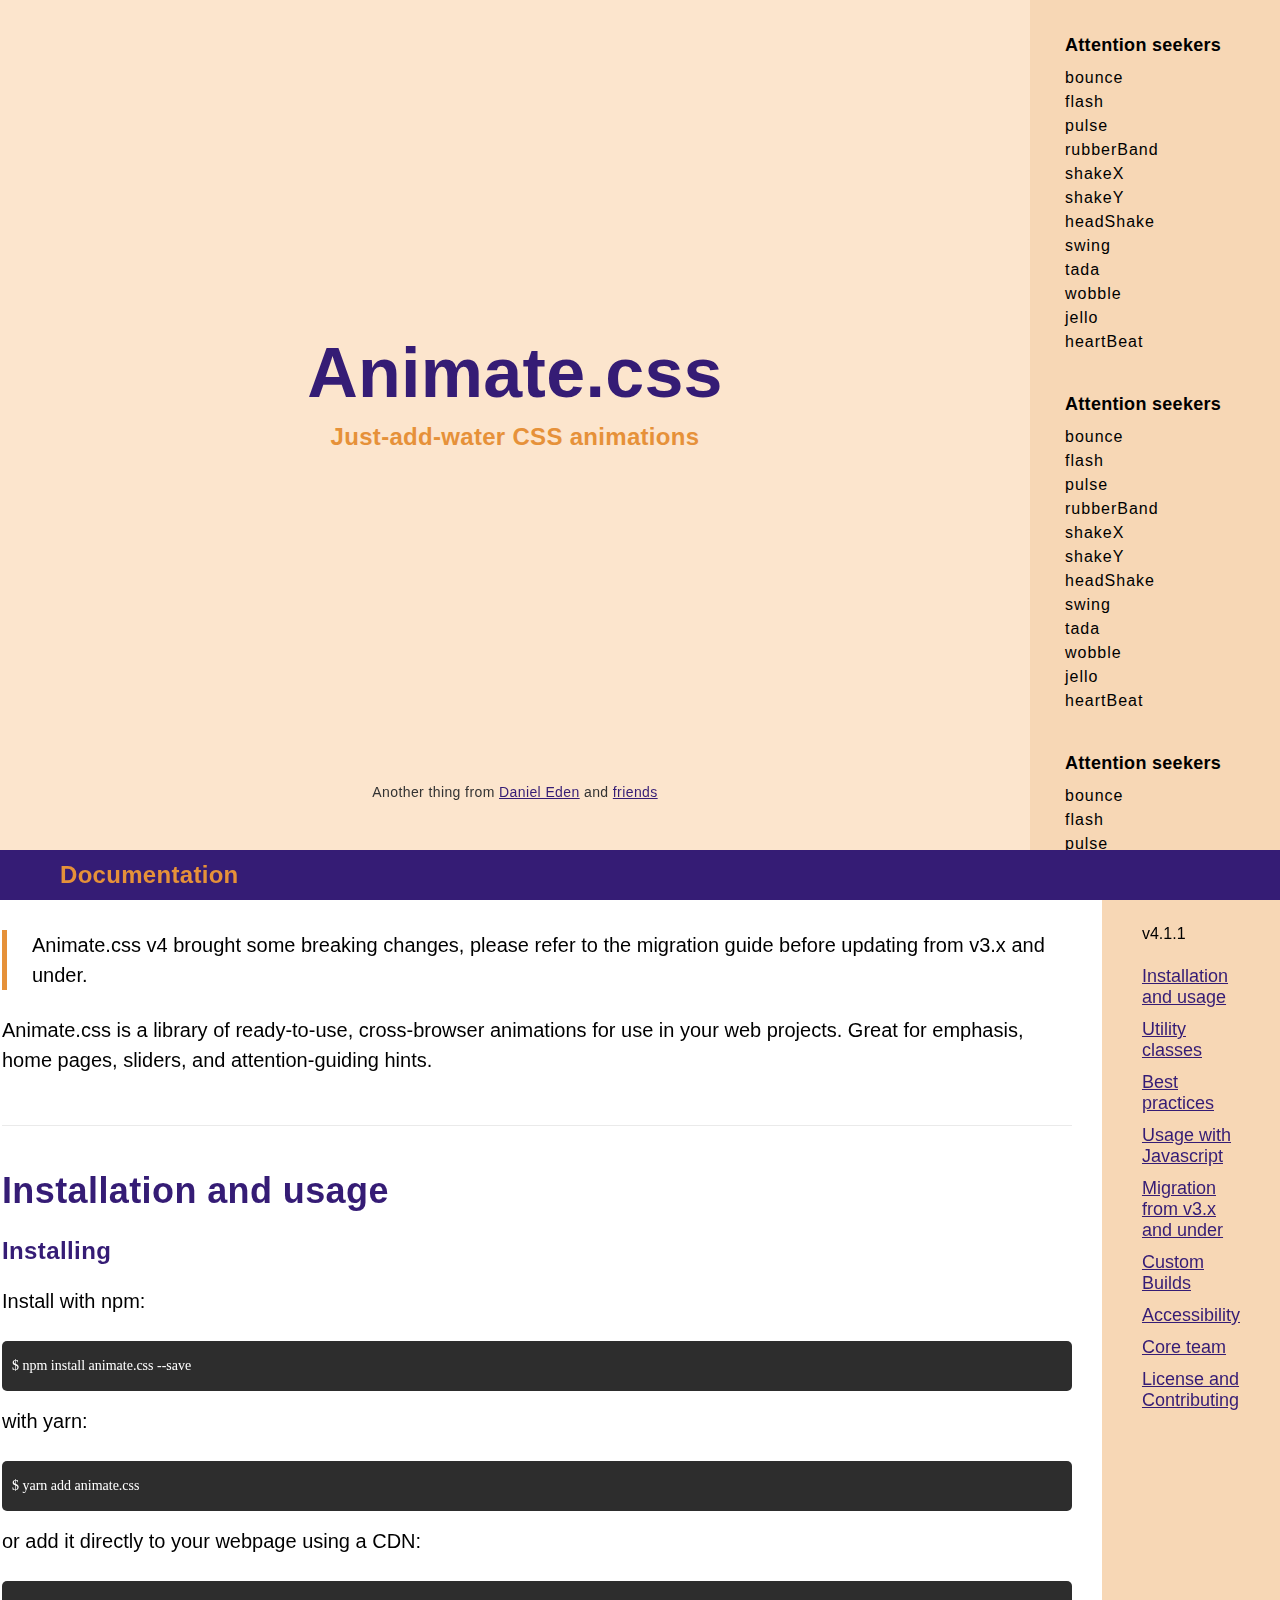
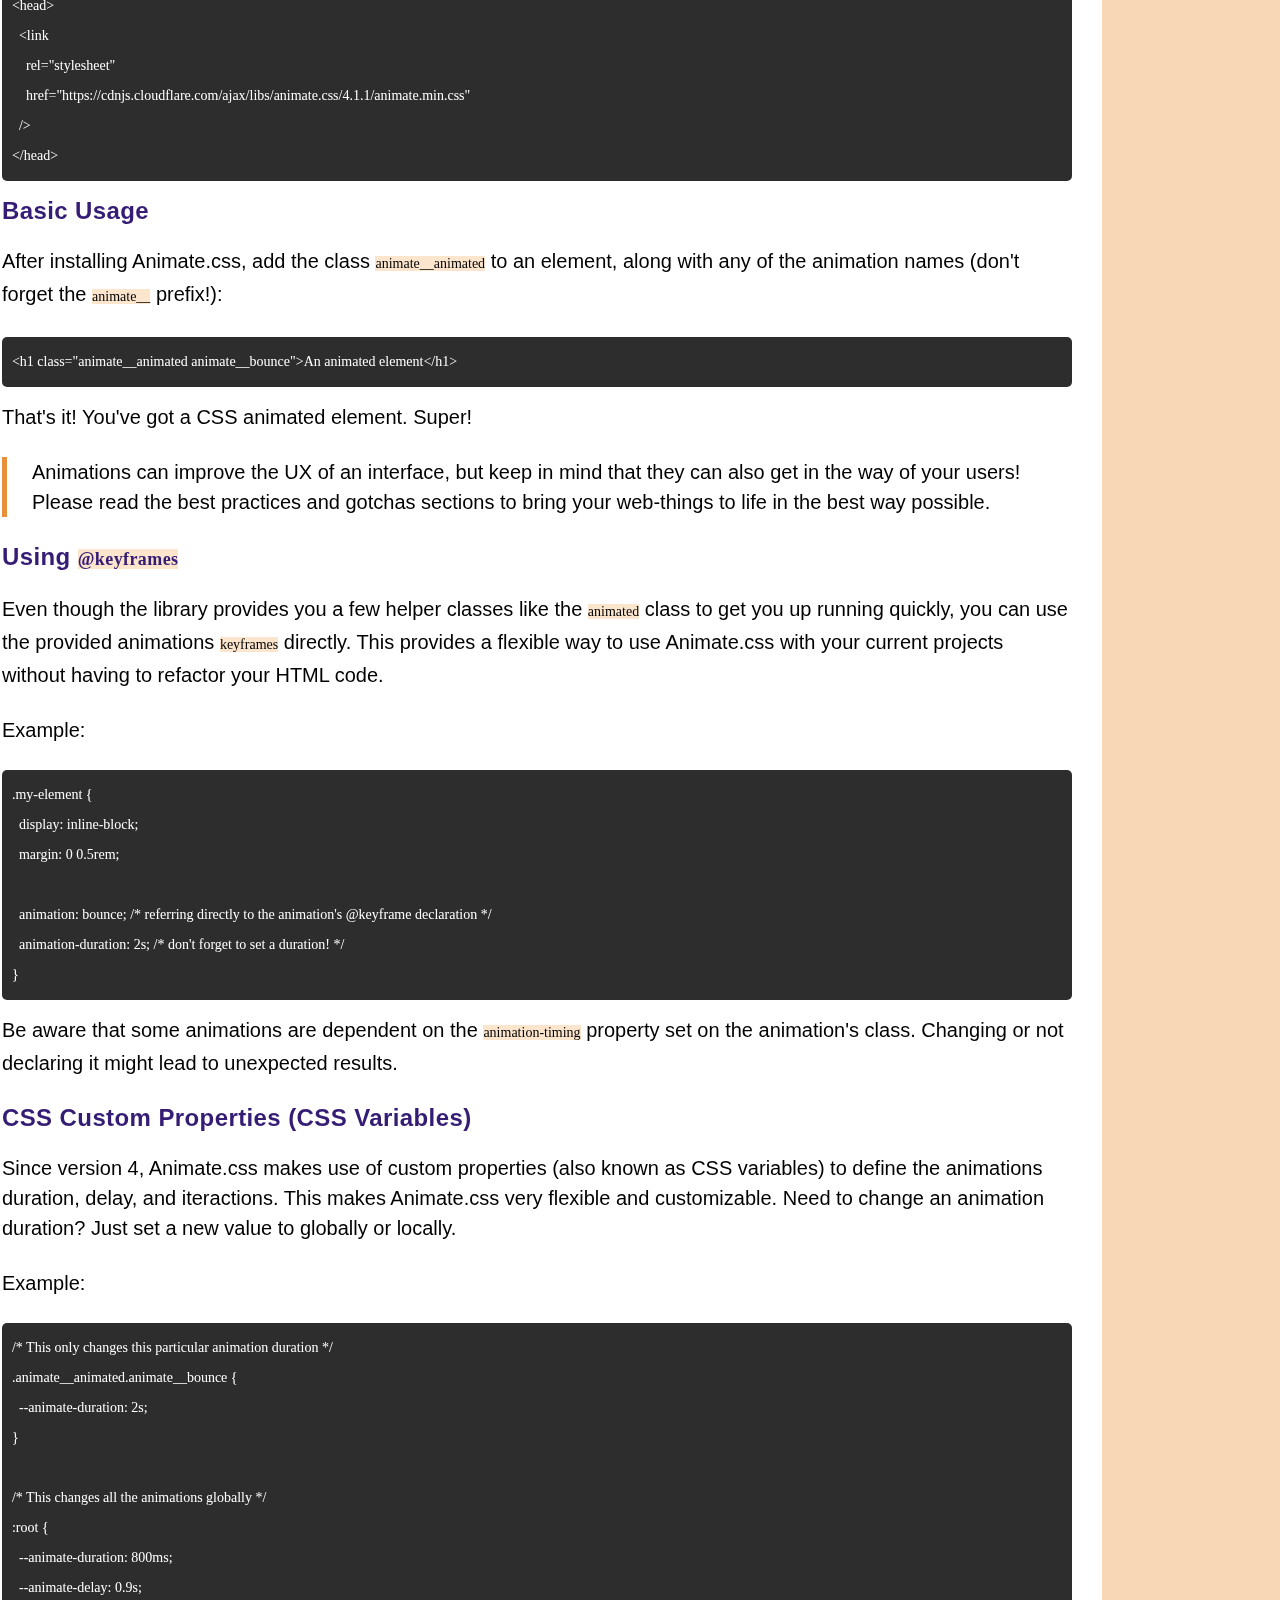
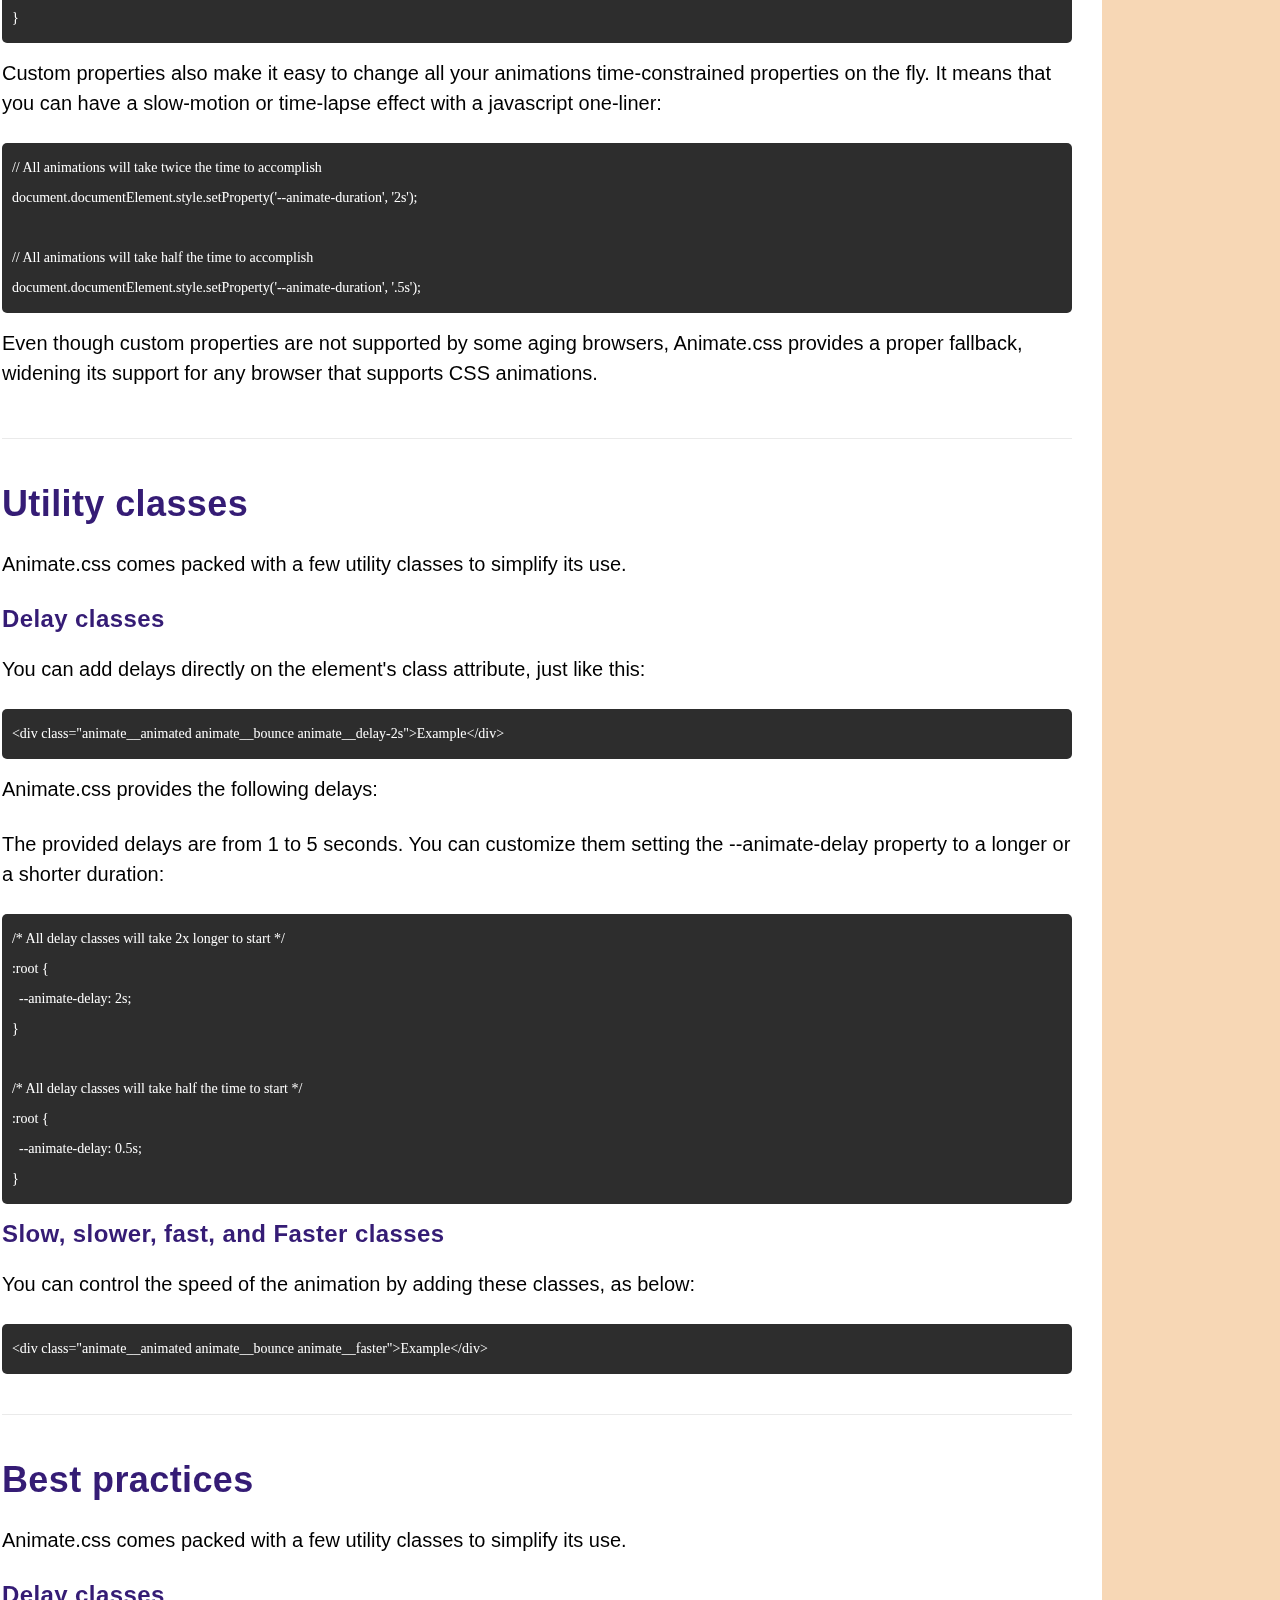
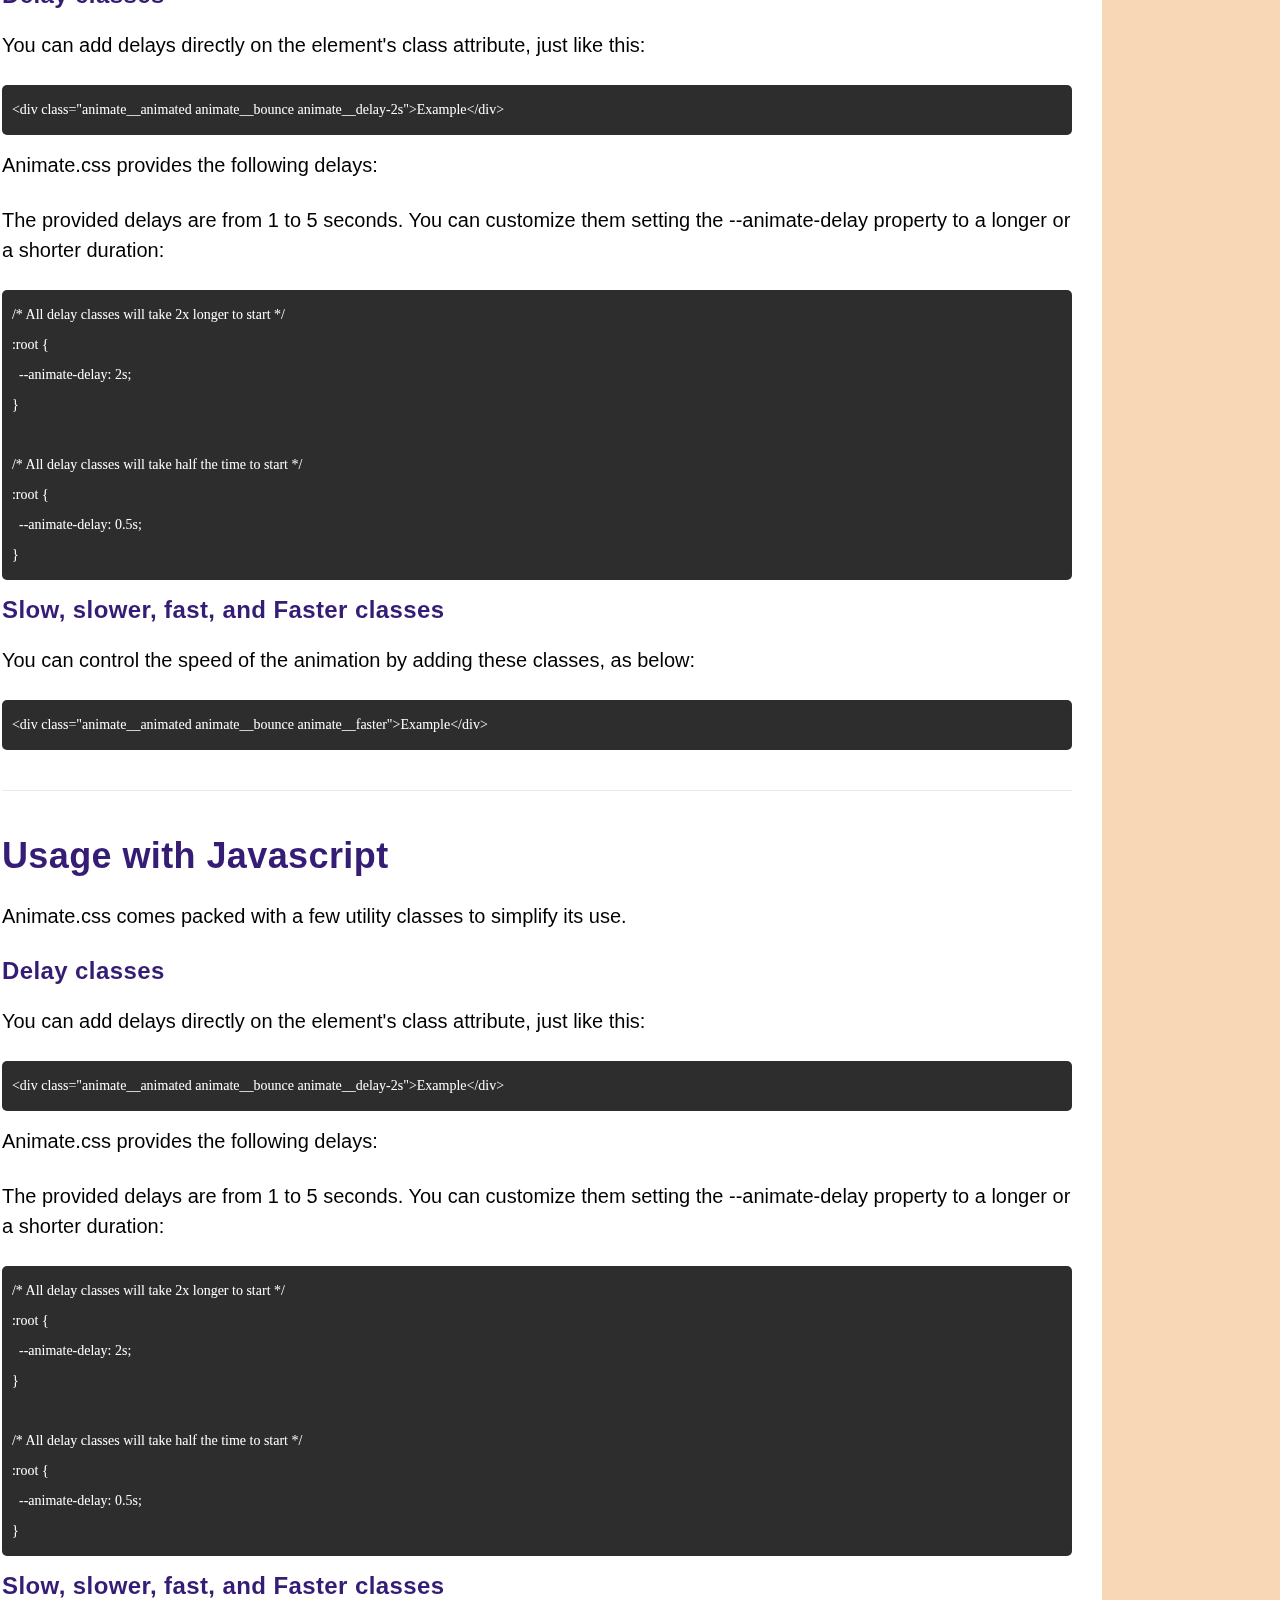
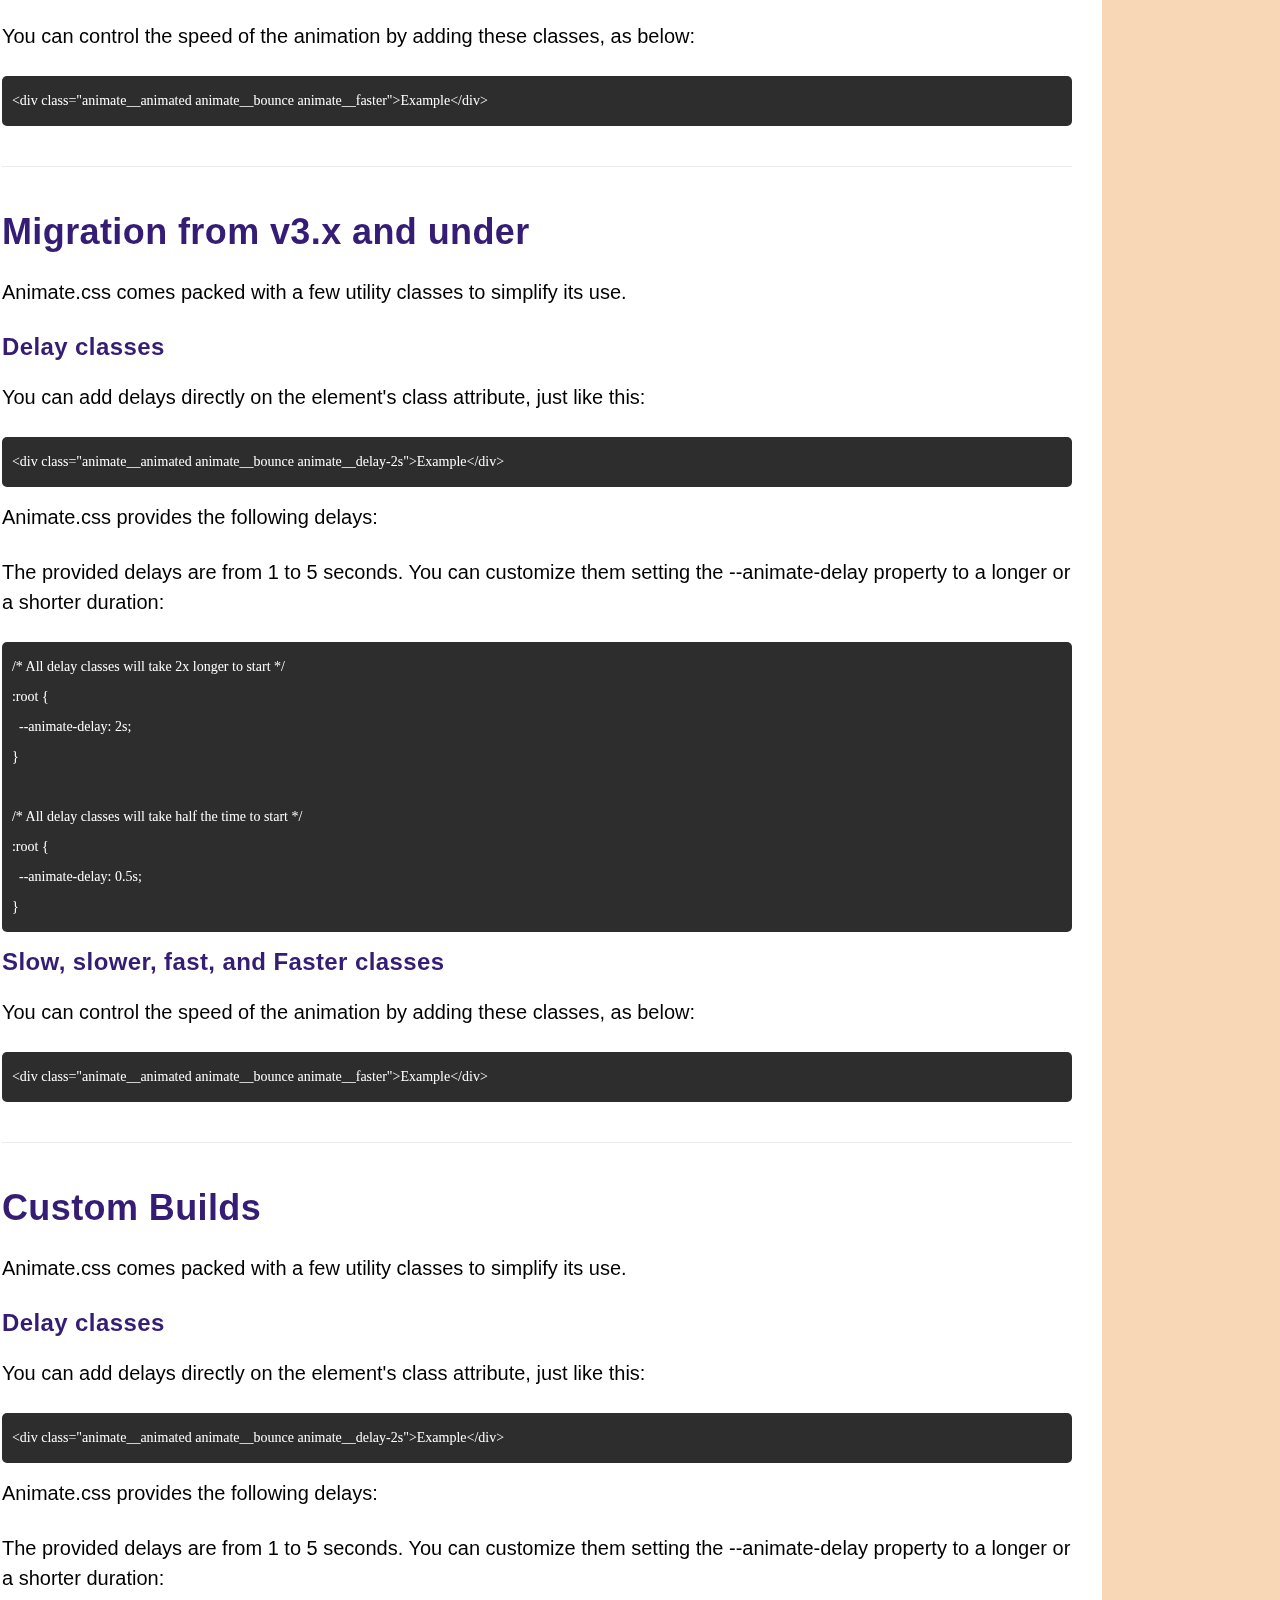
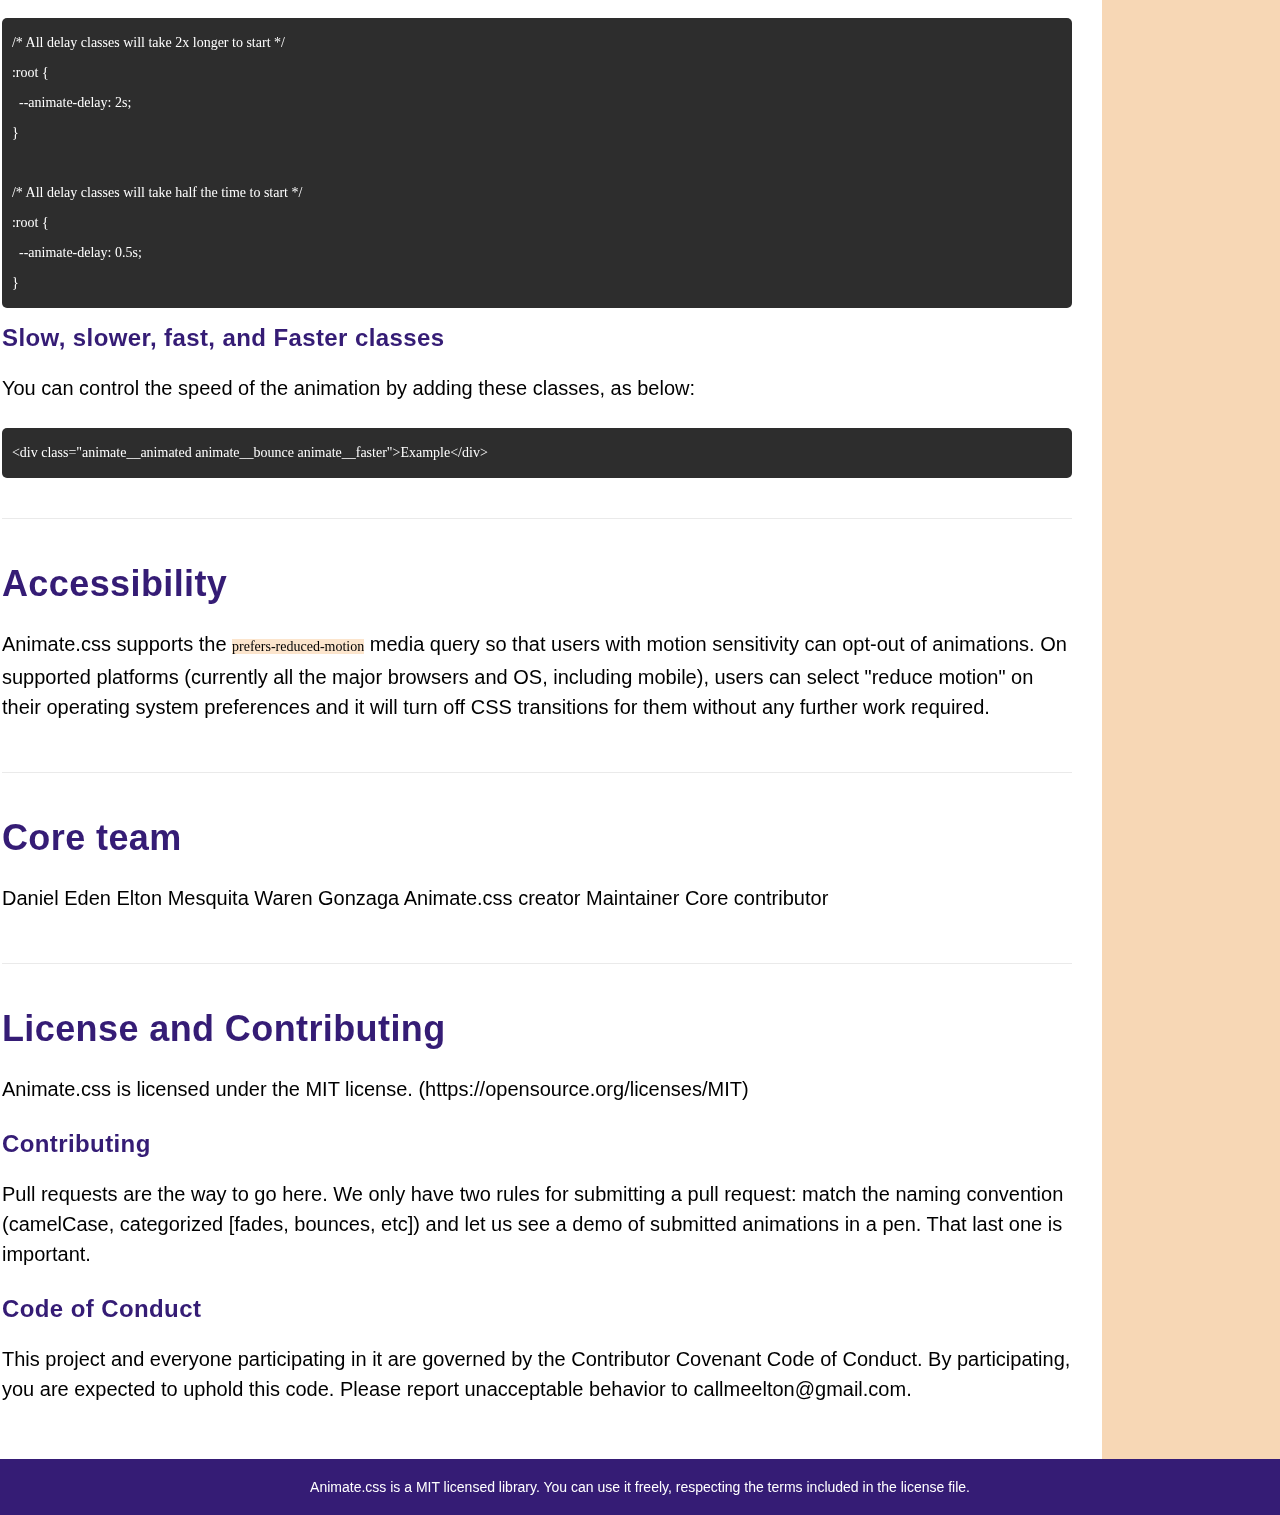
<file: animate-exercise/animate.html>
<!DOCTYPE html>
<html lang="en">
<head>
  <meta charset="UTF-8">
  <meta name="viewport"
        content="width=device-width, user-scalable=no, initial-scale=1.0, maximum-scale=1.0, minimum-scale=1.0">
  <meta http-equiv="x-ua-compatible" content="ie=edge">
  <title>document</title>
  <link rel="stylesheet" href="css/style.css">
</head>
<body>

 <div class="intro">
   <div class="intro-left">
     <h1>Animate.css</h1>
     <h2>Just-add-water CSS animations</h2>
   </div>
   <div class="intro-sidebar">
     <section>
       <h3>Attention seekers</h3>
       <ul>
         <li>
           <a href="#">bounce</a>
         </li>
         <li>
           <a href="#">flash</a>
         </li>
         <li>
           <a href="#">pulse</a>
         </li>
         <li>
           <a href="#">rubberBand</a>
         </li>
         <li>
           <a href="#">shakeX</a>
         </li>
         <li>
           <a href="#">shakeY</a>
         </li>
         <li>
           <a href="#">headShake</a>
         </li>
         <li>
           <a href="#">swing</a>
         </li>
         <li>
           <a href="#">tada</a>
         </li>
         <li>
           <a href="#">wobble</a>
         </li>
         <li>
           <a href="#">jello</a>
         </li>
         <li>
           <a href="#">heartBeat</a>
         </li>
       </ul>
     </section>
     <section>
       <h3>Attention seekers</h3>
       <ul>
         <li>
           <a href="#">bounce</a>
         </li>
         <li>
           <a href="#">flash</a>
         </li>
         <li>
           <a href="#">pulse</a>
         </li>
         <li>
           <a href="#">rubberBand</a>
         </li>
         <li>
           <a href="#">shakeX</a>
         </li>
         <li>
           <a href="#">shakeY</a>
         </li>
         <li>
           <a href="#">headShake</a>
         </li>
         <li>
           <a href="#">swing</a>
         </li>
         <li>
           <a href="#">tada</a>
         </li>
         <li>
           <a href="#">wobble</a>
         </li>
         <li>
           <a href="#">jello</a>
         </li>
         <li>
           <a href="#">heartBeat</a>
         </li>
       </ul>
     </section>
     <section>
       <h3>Attention seekers</h3>
       <ul>
         <li>
           <a href="#">bounce</a>
         </li>
         <li>
           <a href="#">flash</a>
         </li>
         <li>
           <a href="#">pulse</a>
         </li>
         <li>
           <a href="#">rubberBand</a>
         </li>
         <li>
           <a href="#">shakeX</a>
         </li>
         <li>
           <a href="#">shakeY</a>
         </li>
         <li>
           <a href="#">headShake</a>
         </li>
         <li>
           <a href="#">swing</a>
         </li>
         <li>
           <a href="#">tada</a>
         </li>
         <li>
           <a href="#">wobble</a>
         </li>
         <li>
           <a href="#">jello</a>
         </li>
         <li>
           <a href="#">heartBeat</a>
         </li>
       </ul>
     </section>
     <section>
       <h3>Attention seekers</h3>
       <ul>
         <li>
           <a href="#">bounce</a>
         </li>
         <li>
           <a href="#">flash</a>
         </li>
         <li>
           <a href="#">pulse</a>
         </li>
         <li>
           <a href="#">rubberBand</a>
         </li>
         <li>
           <a href="#">shakeX</a>
         </li>
         <li>
           <a href="#">shakeY</a>
         </li>
         <li>
           <a href="#">headShake</a>
         </li>
         <li>
           <a href="#">swing</a>
         </li>
         <li>
           <a href="#">tada</a>
         </li>
         <li>
           <a href="#">wobble</a>
         </li>
         <li>
           <a href="#">jello</a>
         </li>
         <li>
           <a href="#">heartBeat</a>
         </li>
       </ul>
     </section>
   </div>
   <div class="intro-footer">
     Another thing from <a href="#"> Daniel Eden</a> and <a href="#">friends</a>
   </div>
 </div>
<main id="documentation">
  <header>
    <div class="container">
      <h2>
        <a href="#documentation">Documentation</a>
      </h2>
    </div>
  </header>
  <article >
    <div class="container">
      <div class="content">
        <section >
        <blockquote>Animate.css v4 brought some breaking changes, please refer to the migration guide before updating from v3.x and under.</blockquote>
        <p>Animate.css is a library of ready-to-use, cross-browser animations for use in your web projects. Great for emphasis, home pages, sliders, and attention-guiding hints.</p>
        </section>
        <section id="usage">
        <h2>Installation and usage</h2>
         <h3>Installing</h3>
          <p>Install with npm:</p>
          <pre>$ npm install animate.css --save</pre>
          <p>with yarn:</p>
          <pre>$ yarn add animate.css</pre>
          <p>or add it directly to your webpage using a CDN:</p>
          <pre>&lt;head&gt;
  &lt;link
    rel=&quot;stylesheet&quot;
    href=&quot;https://cdnjs.cloudflare.com/ajax/libs/animate.css/4.1.1/animate.min.css&quot;
  /&gt;
&lt;/head&gt;</pre>
          <h3>Basic Usage</h3>
          <p>After installing Animate.css, add the class <code>animate__animated</code> to an element, along with any of the animation names (don't forget the <code>animate__</code> prefix!):</p>
          <pre>&lt;h1 class="animate__animated animate__bounce">An animated element&lt;/h1></pre>
          <p>That's it! You've got a CSS animated element. Super!</p>
          <blockquote>Animations can improve the UX of an interface, but keep in mind that they can also get in the way of your users! Please read the best practices and gotchas sections to bring your web-things to life in the best way possible.</blockquote>
          <h3>Using <code>@keyframes</code></h3>
          <p>Even though the library provides you a few helper classes like the <code>animated</code> class to get you up running quickly, you can use the provided animations <code>keyframes</code> directly. This provides a flexible way to use Animate.css with your current projects without having to refactor your HTML code.</p>
          <p>Example:</p>
          <pre>.my-element {
  display: inline-block;
  margin: 0 0.5rem;

  animation: bounce; /* referring directly to the animation's @keyframe declaration */
  animation-duration: 2s; /* don't forget to set a duration! */
}</pre>
          <p>Be aware that some animations are dependent on the <code>animation-timing</code> property set on the animation's class. Changing or not declaring it might lead to unexpected results.</p>
          <h3>CSS Custom Properties (CSS Variables)</h3>
          <p>Since version 4, Animate.css makes use of custom properties (also known as CSS variables) to define the animations duration, delay, and iteractions. This makes Animate.css very flexible and customizable. Need to change an animation duration? Just set a new value to globally or locally.</p>
          <p>Example:</p>
          <pre>/* This only changes this particular animation duration */
.animate__animated.animate__bounce {
  --animate-duration: 2s;
}

/* This changes all the animations globally */
:root {
  --animate-duration: 800ms;
  --animate-delay: 0.9s;
}</pre>
          <p>Custom properties also make it easy to change all your animations time-constrained properties on the fly. It means that you can have a slow-motion or time-lapse effect with a javascript one-liner:</p>
          <pre>// All animations will take twice the time to accomplish
document.documentElement.style.setProperty('--animate-duration', '2s');

// All animations will take half the time to accomplish
document.documentElement.style.setProperty('--animate-duration', '.5s');</pre>
        <p>Even though custom properties are not supported by some aging browsers, Animate.css provides a proper fallback, widening its support for any browser that supports CSS animations.</p>
        </section>
        <section id="utility">
          <h2>Utility classes</h2>
          <p>Animate.css comes packed with a few utility classes to simplify its use.</p>
          <h3>Delay classes</h3>
          <p>You can add delays directly on the element's class attribute, just like this:</p>
          <pre>&lt;div class=&quot;animate__animated animate__bounce animate__delay-2s&quot;&gt;Example&lt;/div&gt;</pre>
          <p>Animate.css provides the following delays:</p>
          <p>The provided delays are from 1 to 5 seconds. You can customize them setting the --animate-delay property to a longer or a shorter duration:</p>
          <pre>/* All delay classes will take 2x longer to start */
:root {
  --animate-delay: 2s;
}

/* All delay classes will take half the time to start */
:root {
  --animate-delay: 0.5s;
}</pre>
          <h3>Slow, slower, fast, and Faster classes</h3>
          <p>You can control the speed of the animation by adding these classes, as below:</p>
          <pre>&lt;div class=&quot;animate__animated animate__bounce animate__faster&quot;&gt;Example&lt;/div&gt;</pre>
        </section>
        <section id="practices">
          <h2>Best practices</h2>
          <p>Animate.css comes packed with a few utility classes to simplify its use.</p>
          <h3>Delay classes</h3>
          <p>You can add delays directly on the element's class attribute, just like this:</p>
          <pre>&lt;div class=&quot;animate__animated animate__bounce animate__delay-2s&quot;&gt;Example&lt;/div&gt;</pre>
          <p>Animate.css provides the following delays:</p>
          <p>The provided delays are from 1 to 5 seconds. You can customize them setting the --animate-delay property to a longer or a shorter duration:</p>
          <pre>/* All delay classes will take 2x longer to start */
:root {
  --animate-delay: 2s;
}

/* All delay classes will take half the time to start */
:root {
  --animate-delay: 0.5s;
}</pre>
          <h3>Slow, slower, fast, and Faster classes</h3>
          <p>You can control the speed of the animation by adding these classes, as below:</p>
          <pre>&lt;div class=&quot;animate__animated animate__bounce animate__faster&quot;&gt;Example&lt;/div&gt;</pre>
        </section>
        <section id="usage-js">
          <h2>Usage with Javascript</h2>
          <p>Animate.css comes packed with a few utility classes to simplify its use.</p>
          <h3>Delay classes</h3>
          <p>You can add delays directly on the element's class attribute, just like this:</p>
          <pre>&lt;div class=&quot;animate__animated animate__bounce animate__delay-2s&quot;&gt;Example&lt;/div&gt;</pre>
          <p>Animate.css provides the following delays:</p>
          <p>The provided delays are from 1 to 5 seconds. You can customize them setting the --animate-delay property to a longer or a shorter duration:</p>
          <pre>/* All delay classes will take 2x longer to start */
:root {
  --animate-delay: 2s;
}

/* All delay classes will take half the time to start */
:root {
  --animate-delay: 0.5s;
}</pre>
          <h3>Slow, slower, fast, and Faster classes</h3>
          <p>You can control the speed of the animation by adding these classes, as below:</p>
          <pre>&lt;div class=&quot;animate__animated animate__bounce animate__faster&quot;&gt;Example&lt;/div&gt;</pre>
        </section>
        <section id="migration">
          <h2>Migration from v3.x and under</h2>
          <p>Animate.css comes packed with a few utility classes to simplify its use.</p>
          <h3>Delay classes</h3>
          <p>You can add delays directly on the element's class attribute, just like this:</p>
          <pre>&lt;div class=&quot;animate__animated animate__bounce animate__delay-2s&quot;&gt;Example&lt;/div&gt;</pre>
          <p>Animate.css provides the following delays:</p>
          <p>The provided delays are from 1 to 5 seconds. You can customize them setting the --animate-delay property to a longer or a shorter duration:</p>
          <pre>/* All delay classes will take 2x longer to start */
:root {
  --animate-delay: 2s;
}

/* All delay classes will take half the time to start */
:root {
  --animate-delay: 0.5s;
}</pre>
          <h3>Slow, slower, fast, and Faster classes</h3>
          <p>You can control the speed of the animation by adding these classes, as below:</p>
          <pre>&lt;div class=&quot;animate__animated animate__bounce animate__faster&quot;&gt;Example&lt;/div&gt;</pre>
        </section>
        <section id="builds">
          <h2>Custom Builds</h2>
          <p>Animate.css comes packed with a few utility classes to simplify its use.</p>
          <h3>Delay classes</h3>
          <p>You can add delays directly on the element's class attribute, just like this:</p>
          <pre>&lt;div class=&quot;animate__animated animate__bounce animate__delay-2s&quot;&gt;Example&lt;/div&gt;</pre>
          <p>Animate.css provides the following delays:</p>
          <p>The provided delays are from 1 to 5 seconds. You can customize them setting the --animate-delay property to a longer or a shorter duration:</p>
          <pre>/* All delay classes will take 2x longer to start */
:root {
  --animate-delay: 2s;
}

/* All delay classes will take half the time to start */
:root {
  --animate-delay: 0.5s;
}</pre>
          <h3>Slow, slower, fast, and Faster classes</h3>
          <p>You can control the speed of the animation by adding these classes, as below:</p>
          <pre>&lt;div class=&quot;animate__animated animate__bounce animate__faster&quot;&gt;Example&lt;/div&gt;</pre>
        </section>
        <section id="accessibility">
          <h2>Accessibility</h2>
          <p>Animate.css supports the <code>prefers-reduced-motion</code> media query so that users with motion sensitivity can opt-out of animations. On supported platforms (currently all the major browsers and OS, including mobile), users can select "reduce motion" on their operating system preferences and it will turn off CSS transitions for them without any further work required.

          </p>
           </section>
        <section id="team">
          <h2>Core team</h2>
          <p>Daniel Eden	Elton Mesquita	Waren Gonzaga
            Animate.css creator	Maintainer	Core contributor
          </p>
        </section>
        <section id="license">
          <h2>License and Contributing</h2>
          <p>Animate.css is licensed under the MIT license. (https://opensource.org/licenses/MIT)
          </p>
          <h3>Contributing</h3>
          <p>Pull requests are the way to go here. We only have two rules for submitting a pull request: match the naming convention (camelCase, categorized [fades, bounces, etc]) and let us see a demo of submitted animations in a pen. That last one is important.</p>
          <h3>Code of Conduct</h3>
          <p>This project and everyone participating in it are governed by the Contributor Covenant Code of Conduct. By participating, you are expected to uphold this code. Please report unacceptable behavior to callmeelton@gmail.com.</p>
        </section>
      </div>
      <div class="sidebar">
        <div class="version">v4.1.1</div>
      <nav>
        <ul>
          <li>
            <a href="#usage">Installation and usage</a>
          </li>
          <li>
            <a href="#utility"> Utility classes</a>
          </li>
          <li>
            <a href="#practices ">Best practices</a>
          </li>
          <li>
            <a href="#usage-js">Usage with Javascript</a>
          </li>
          <li>
            <a href="#migration">Migration from v3.x and under</a>
          </li>
          <li>
            <a href="#builds">  Custom Builds </a>
          </li>
          <li>
            <a href="#accessibility">Accessibility</a>
          </li>
          <li>
            <a href="#team">Core team</a>
          </li>
          <li>
            <a href="#license">License and Contributing</a>
          </li>
        </ul>
      </nav>
      </div>
    </div>
  
  </article>
  <footer>
   <p>Animate.css is a MIT licensed library. You can use it freely, respecting the terms included in the license file.</p>
  </footer>
</main>
</body>
</html>
</file>
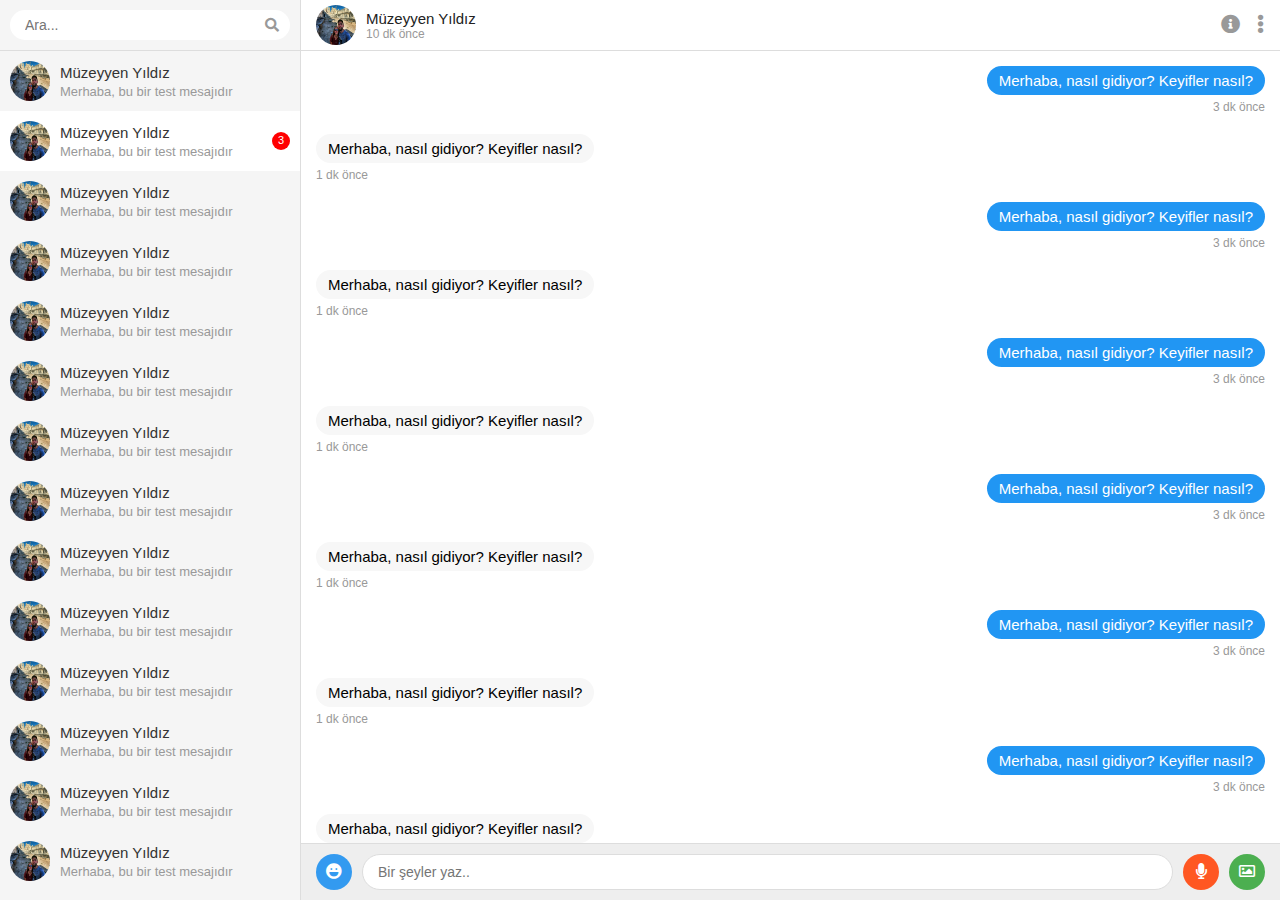
<file: chat-interface-exercise/SOHBET.html>
<!DOCTYPE html>
<html lang="en">
<head>
  <meta charset="UTF-8">
  <meta name="viewport" content="width=device-width, initial-scale=1.0">
  <meta http-equiv="x-ua-compatible" content="ie-edge">
  <title>Sohbet</title>
  <link rel="stylesheet" href="style.css">
</head>
<body>
<div class="chat">
   <div class="sidebar">
     <div class="search">
       <input type="text" placeholder="Ara...">
       <i class="fas fa-search"></i>
     </div>
     <div class="contacts">
       <ul>
         <li>
           <a href="#">
           <img src="img/assos.jpeg" alt="">
           <div class="contact">
             <div class="name">Müzeyyen Yıldız</div>
             <div class="message">Merhaba, bu bir test mesajıdır</div>
           </div>
           </a>
         </li>
         <li class="active">
           <a href="#">
             <img src="img/assos.jpeg" alt="">
             <div class="contact">
               <div class="name">Müzeyyen Yıldız</div>
               <div class="message">Merhaba, bu bir test mesajıdır</div>
             </div>
             <div class="notification">3</div>
           </a>
         </li>
         <li>
           <a href="#">
             <img src="img/assos.jpeg" alt="">
             <div class="contact">
               <div class="name">Müzeyyen Yıldız</div>
               <div class="message">Merhaba, bu bir test mesajıdır</div>
             </div>
           </a>
         </li>
         <li>
           <a href="#">
             <img src="img/assos.jpeg" alt="">
             <div class="contact">
               <div class="name">Müzeyyen Yıldız</div>
               <div class="message">Merhaba, bu bir test mesajıdır</div>
             </div>
           </a>
         </li>
         <li>
           <a href="#">
             <img src="img/assos.jpeg" alt="">
             <div class="contact">
               <div class="name">Müzeyyen Yıldız</div>
               <div class="message">Merhaba, bu bir test mesajıdır</div>
             </div>
           </a>
         </li>
         <li>
           <a href="#">
             <img src="img/assos.jpeg" alt="">
             <div class="contact">
               <div class="name">Müzeyyen Yıldız</div>
               <div class="message">Merhaba, bu bir test mesajıdır</div>
             </div>
           </a>
         </li>
         <li>
           <a href="#">
             <img src="img/assos.jpeg" alt="">
             <div class="contact">
               <div class="name">Müzeyyen Yıldız</div>
               <div class="message">Merhaba, bu bir test mesajıdır</div>
             </div>
           </a>
         </li>
         <li>
           <a href="#">
             <img src="img/assos.jpeg" alt="">
             <div class="contact">
               <div class="name">Müzeyyen Yıldız</div>
               <div class="message">Merhaba, bu bir test mesajıdır</div>
             </div>
           </a>
         </li>
         <li>
           <a href="#">
             <img src="img/assos.jpeg" alt="">
             <div class="contact">
               <div class="name">Müzeyyen Yıldız</div>
               <div class="message">Merhaba, bu bir test mesajıdır</div>
             </div>
           </a>
         </li>
         <li>
           <a href="#">
             <img src="img/assos.jpeg" alt="">
             <div class="contact">
               <div class="name">Müzeyyen Yıldız</div>
               <div class="message">Merhaba, bu bir test mesajıdır</div>
             </div>
           </a>
         </li>
         <li>
           <a href="#">
             <img src="img/assos.jpeg" alt="">
             <div class="contact">
               <div class="name">Müzeyyen Yıldız</div>
               <div class="message">Merhaba, bu bir test mesajıdır</div>
             </div>
           </a>
         </li>
         <li>
           <a href="#">
             <img src="img/assos.jpeg" alt="">
             <div class="contact">
               <div class="name">Müzeyyen Yıldız</div>
               <div class="message">Merhaba, bu bir test mesajıdır</div>
             </div>
           </a>
         </li>
         <li>
           <a href="#">
             <img src="img/assos.jpeg" alt="">
             <div class="contact">
               <div class="name">Müzeyyen Yıldız</div>
               <div class="message">Merhaba, bu bir test mesajıdır</div>
             </div>
           </a>
         </li>
         <li>
           <a href="#">
             <img src="img/assos.jpeg" alt="">
             <div class="contact">
               <div class="name">Müzeyyen Yıldız</div>
               <div class="message">Merhaba, bu bir test mesajıdır</div>
             </div>
           </a>
         </li>
         <li>
           <a href="#">
             <img src="img/assos.jpeg" alt="">
             <div class="contact">
               <div class="name">Müzeyyen Yıldız</div>
               <div class="message">Merhaba, bu bir test mesajıdır</div>
             </div>
           </a>
         </li>
         <li>
           <a href="#">
             <img src="img/assos.jpeg" alt="">
             <div class="contact">
               <div class="name">Müzeyyen Yıldız</div>
               <div class="message">Merhaba, bu bir test mesajıdır</div>
             </div>
           </a>
         </li>
         <li>
           <a href="#">
             <img src="img/assos.jpeg" alt="">
             <div class="contact">
               <div class="name">Müzeyyen Yıldız</div>
               <div class="message">Merhaba, bu bir test mesajıdır</div>
             </div>
           </a>
         </li>
         <li>
           <a href="#">
             <img src="img/assos.jpeg" alt="">
             <div class="contact">
               <div class="name">Müzeyyen Yıldız</div>
               <div class="message">Merhaba, bu bir test mesajıdır</div>
             </div>
           </a>
         </li>
         <li>
           <a href="#">
             <img src="img/assos.jpeg" alt="">
             <div class="contact">
               <div class="name">Müzeyyen Yıldız</div>
               <div class="message">Merhaba, bu bir test mesajıdır</div>
             </div>
           </a>
         </li>
         <li>
           <a href="#">
             <img src="img/assos.jpeg" alt="">
             <div class="contact">
               <div class="name">Müzeyyen Yıldız</div>
               <div class="message">Merhaba, bu bir test mesajıdır</div>
             </div>
           </a>
         </li>
         <li>
           <a href="#">
             <img src="img/assos.jpeg" alt="">
             <div class="contact">
               <div class="name">Müzeyyen Yıldız</div>
               <div class="message">Merhaba, bu bir test mesajıdır</div>
             </div>
           </a>
         </li>
         
       </ul>
     </div>
   </div>
   <div class="content">
     <div class="message-header">
       <div class="user-info">
         <img src="img/assos.jpeg " alt="">
         <div class="user">
           <div class="name">Müzeyyen Yıldız</div>
           <div class="time">10 dk önce</div>
         </div>
       </div>
       <div class="actions">
         <ul>
           <li>
             <a href="#">
               <i class="fas fa-info-circle"></i>
             </a>
           </li>
           <li>
             <a href="#">
               <i class="fas fa-ellipsis-v"></i>
             </a>
           </li>
         </ul>
       </div>
     </div>
     <div class="message-content">
       <div class="empty"></div>
       <div class="message me">
         <div class="bubble">
           Merhaba, nasıl gidiyor? Keyifler nasıl?
         </div>
         <div class="time">3 dk önce</div>
       </div>
       <div class="message">
         <div class="bubble">
           Merhaba, nasıl gidiyor? Keyifler nasıl?
         </div>
         <div class="time">1 dk önce</div>
       </div>
       <div class="message me">
         <div class="bubble">
           Merhaba, nasıl gidiyor? Keyifler nasıl?
         </div>
         <div class="time">3 dk önce</div>
       </div>
       <div class="message">
         <div class="bubble">
           Merhaba, nasıl gidiyor? Keyifler nasıl?
         </div>
         <div class="time">1 dk önce</div>
       </div>
       <div class="message me">
         <div class="bubble">
           Merhaba, nasıl gidiyor? Keyifler nasıl?
         </div>
         <div class="time">3 dk önce</div>
       </div>
       <div class="message">
         <div class="bubble">
           Merhaba, nasıl gidiyor? Keyifler nasıl?
         </div>
         <div class="time">1 dk önce</div>
       </div>
       <div class="message me">
         <div class="bubble">
           Merhaba, nasıl gidiyor? Keyifler nasıl?
         </div>
         <div class="time">3 dk önce</div>
       </div>
       <div class="message">
         <div class="bubble">
           Merhaba, nasıl gidiyor? Keyifler nasıl?
         </div>
         <div class="time">1 dk önce</div>
       </div>
       <div class="message me">
         <div class="bubble">
           Merhaba, nasıl gidiyor? Keyifler nasıl?
         </div>
         <div class="time">3 dk önce</div>
       </div>
       <div class="message">
         <div class="bubble">
           Merhaba, nasıl gidiyor? Keyifler nasıl?
         </div>
         <div class="time">1 dk önce</div>
       </div>
       <div class="message me">
         <div class="bubble">
           Merhaba, nasıl gidiyor? Keyifler nasıl?
         </div>
         <div class="time">3 dk önce</div>
       </div>
       <div class="message">
         <div class="bubble">
           Merhaba, nasıl gidiyor? Keyifler nasıl?
         </div>
         <div class="time">1 dk önce</div>
       </div>
       <div class="message me">
         <div class="bubble">
           Merhaba, nasıl gidiyor? Keyifler nasıl?
         </div>
         <div class="time">3 dk önce</div>
       </div>
       <div class="message">
         <div class="bubble">
           Merhaba, nasıl gidiyor? Keyifler nasıl?
         </div>
         <div class="time">1 dk önce</div>
       </div>
       <div class="message me">
         <div class="bubble">
           Merhaba, nasıl gidiyor? Keyifler nasıl?
         </div>
         <div class="time">3 dk önce</div>
       </div>
       <div class="message">
         <div class="bubble">
           Merhaba, nasıl gidiyor? Keyifler nasıl?
         </div>
         <div class="time">1 dk önce</div>
       </div>
       <div class="message me">
         <div class="bubble">
           Merhaba, nasıl gidiyor? Keyifler nasıl?
         </div>
         <div class="time">3 dk önce</div>
       </div>
       <div class="message">
         <div class="bubble">
           Merhaba, nasıl gidiyor? Keyifler nasıl?
         </div>
         <div class="time">1 dk önce</div>
       </div>
       <div class="message me">
         <div class="bubble">
           Merhaba, nasıl gidiyor? Keyifler nasıl?
         </div>
         <div class="time">3 dk önce</div>
       </div>
       <div class="message">
         <div class="bubble">
           Merhaba, nasıl gidiyor? Keyifler nasıl?
         </div>
         <div class="time">1 dk önce</div>
       </div>
       <div class="message me">
         <div class="bubble">
           Merhaba, nasıl gidiyor? Keyifler nasıl?
         </div>
         <div class="time">3 dk önce</div>
       </div>
       <div class="message">
         <div class="bubble">
           Merhaba, nasıl gidiyor? Keyifler nasıl?
         </div>
         <div class="time">1 dk önce</div>
       </div>
       <div class="message me">
         <div class="bubble">
           Merhaba, nasıl gidiyor? Keyifler nasıl?
         </div>
         <div class="time">3 dk önce</div>
       </div>
       <div class="message">
         <div class="bubble">
           Merhaba, nasıl gidiyor? Keyifler nasıl?
         </div>
         <div class="time">1 dk önce</div>
       </div>
       <div class="message me">
         <div class="bubble">
           Merhaba, nasıl gidiyor? Keyifler nasıl?
         </div>
         <div class="time">3 dk önce</div>
       </div>
       <div class="message">
         <div class="bubble">
           Merhaba, nasıl gidiyor? Keyifler nasıl?
         </div>
         <div class="time">1 dk önce</div>
       </div>
     </div>
     <div class="message-form">
       <ul>
         <li class="emoji-btn">
           <a href="#">
             <i class="fas fa-laugh"></i>
           </a>
         </li>
         <li class="input">
             <input type="text" placeholder="Bir şeyler yaz..">
         </li>
         <li class="sound-btn">
           <a href="#" >
             <i class="fas fa-microphone"></i>
           </a>
         </li>
         <li class="image-btn">
           <a href="#">
             <i class="far fa-image"></i>
           </a>
         </li>
       </ul>
     </div>
   </div>
</div>
</body>
</html>
</file>
<file: animate-exercise/css/style.css>
* {
    padding: 0;
    margin: 0;
    list-style: none;
    border: 0;
    outline: 0;
    text-decoration: none;
    -webkit-font-smoothing: antialiased;
    font-family: -apple-system, BlinkMacSystemFont, "Segoe UI", Roboto, Helvetica, Arial, sans-serif, "Apple Color Emoji", "Segoe UI Emoji", "Segoe UI Symbol";
}
html{
    scroll-behavior: smooth;
}

:root {
    --renk1: #fce5cd;
    --renk2: #f7d7b5;
    --renk3: #351c75;
    --renk4: #e69139;
    --pre-color: #2d2d2d;
}
h1 {
    font-size: 70px;
    font-weight: 800;
    letter-spacing: .3px;
    color: var(--renk3);
}
h2 {
    font-size: 24px;
    font-weight: 800;
    letter-spacing: .3px;
    color: var(--renk4);
}
h3 {
    font-size: 18px;
    font-weight: 800;
    letter-spacing: .3px;
}
a{
    text-decoration: underline;
    color: var(--renk3);
}
.intro{
    background: var(--renk1);
    height: calc( 100vh - 50px);
    display: grid;
    grid-template-rows: 1fr auto;
    grid-template-columns: [intro-left] 1fr [intro-sidebar] 250px;
    grid-template-areas: 'intro-left intro-sidebar'
                         'intro-footer intro-sidebar';
}
.intro .intro-left{
    grid-area: intro-left;
    align-self: center;
    justify-self: center;
    text-align: center;
}
.intro .intro-left h1{
    padding-bottom: 10px;
}
.intro .intro-sidebar{
    grid-area: intro-sidebar;
    background: var(--renk2);
    padding: 35px;
    overflow: auto;
}
.intro .intro-sidebar section:not(:last-child){
    margin-bottom: 40px;
}
.intro .intro-sidebar  h3{
    padding-bottom: 10px;
}
.intro .intro-sidebar ul li a{
    color: black;
    font-size: 1rem;
    letter-spacing: 1px;
    padding: 3px 0;
    display: block;
    text-decoration: none;
    font-weight: 300;
}
.intro .intro-footer{
    grid-area: intro-footer;
    text-align: center;
    font-size: 14px;
    letter-spacing: .4px;
    padding-bottom: 50px;
    color: #333;
}
main .container{
    display: grid;
    grid-template-columns: 1fr 1100px 2fr;
}
@media(min-width: )
@media(min-width: 1520px){
    main .container{
    display: grid;
    grid-template-columns: 1fr 1100px 2fr;
    }
}
main header{
    background: var(--renk3);
}
main header .container{
    height: 50px;
}
main header h2{
    grid-column: 2 / 3;
    align-self: center;
}
main header h2 a{
    color: var(--renk4);
    text-decoration: none;
}
.content{
    grid-column: 2 / 3 ;
    padding: 30px 30px 30px 0;
    font-size: 20px;
    line-height: 150%;
}
.content section{
    scroll-margin: 25px;
}
.content section:not(:last-child){
    border-bottom: 1px solid #eaeaea;
    margin-bottom: 50px;
    padding-bottom: 25px;
}
.content blockquote{
    border-left: 5px solid var(--renk4);
    padding-left: 25px;
    margin-bottom: 25px;
}
.content pre{
    background: var(--pre-color);
    margin-bottom: 15px;
    padding: 10px;
    border-radius: 5px;
    color: #fff;
    font-family: Monaco, Consolas;
    font-size: 14px;
}
.content code{
    font-family: Monaco, Consolas;
    font-size:14px ;
    background: var(--renk1);
}
.content h2{
    font-size: 36px;
    color: var(--renk3);
    letter-spacing: .4px;
    margin-bottom: 30px;
}
.content h3{
    font-size: 24px;
    color: var(--renk3);
    letter-spacing: .4px;
    margin-bottom: 20px;
}
.content h3 code{
    font-size: 18px;
 }
.content p{
    margin-bottom: 25px;

}
.sidebar{
    group-reset: 3 / 3 ;
    background: var(--renk2);
    padding: 25px 40px;
}
.sidebar nav{
    position: sticky;
    top: 25px;
}
.sidebar .version{
    font-size: 16px;
    padding-bottom: 20px;
}
.sidebar nav ul li{
    margin-bottom: 5px;
}
.sidebar nav ul li a{
    display: block;
    padding: 3px 0;
    font-size: 18px;
}
footer{
    background: var(--renk3);
    text-align: center;
    font-size: 14px;
    color: #fff;
    padding: 20px 0;
}
</file>
<file: chat-interface-exercise/style.css>
@import "https://cdnjs.cloudflare.com/ajax/libs/font-awesome/5.15.1/css/all.min.css";

*{
    padding: 0;
    margin: 0;
    border: none;
    text-decoration: none;
    list-style: none;
}
*:focus{
    outline: 0;
}
html, body{
    height: 100%;
    font-family: -apple-system, BlinkMacSystemFont, "Segoe UI", Roboto, Helvetica, Arial, sans-serif, "Apple Color Emoji", "Segoe UI Emoji", "Segoe UI Symbol";
}
.chat{
    height: 100%;
    display: flex;
}
.chat .sidebar{
    width: 300px;
    min-width: 300px;
    background-color: #f5f5f5;
    display: flex;
    flex-direction: column;
}

.chat .sidebar .search{
    height: 50px;
    min-height: 50px;
    border-bottom: 1px solid #dddddd;
    position: relative;
    padding: 0 10px;
    display: flex;
    align-items: center;
}
.chat .sidebar .search input {
    width: 100%;
    height: 30px;
    background-color: #fff;
    border-radius: 30px;
    font-size: 14px;
    padding: 0 35px 0 15px;
}
.chat .sidebar .search i{
    position: absolute;
    top: 0;
    right: 0;
    width: 35px;
    height: 50px;
    display: flex;
    align-items: center;
    font-size: 14px;
    color: #999;
}
.chat .sidebar .contacts ul li a{
    display: flex;
    height: 60px;
    align-items: center;
    padding: 0 10px;
}
.chat .sidebar .contacts{
    overflow: auto;

}
.chat .sidebar .contacts ul li.active a,
.chat .sidebar .contacts ul li a:hover{
  background-color: #fff;
}


.chat .sidebar .contacts ul li a img{
    width: 40px;
    height: 40px;
    border-radius: 40px;
    margin-right: 10px;
}
.chat .sidebar .contacts ul li a .notification{
    width: 18px;
    height: 18px;
    border-radius: 50%;
    background-color: red;
    font-size: 11px;
    color: white;
    text-align: center;
    line-height: 17px;
    margin-left: auto;

}
.chat .sidebar .contacts ul li a .contact .name{
    font-size: 15px;
    color: #333;
    font-weight: 500;
    margin-bottom: 3px;
}
.chat .sidebar .contacts ul li a .contact .message{
    font-size: 13px;
    color: #999;
}
.chat .content{
    flex: 1;
    border-left:1px solid #ddd ;
    display: flex;
    flex-direction: column;
}
.chat .content .message-header{
    height: 50px;
    min-height: 50px;
    border-bottom: 1px solid #ddd;
    display: flex;
    justify-content: space-between;
    align-items: center;
    padding: 0 5px 0 15px;
}
.chat .content .message-header .user-info{
    display: flex;
    align-items: center;
}
.chat .content .message-header .user-info img{
   width: 40px;
    height: 40px;
    border-radius: 40px;
    margin-right: 10px;
}
.chat .content .message-header .user-info .user .name{
    font-size: 15px;
    font-weight: 500;
    color: #222;
}
.chat .content .message-header .user-info .user .time{
    font-size: 12px;
    color: #999999;
}
.chat .content .message-header .actions ul {
    display: flex;
}

.chat .content .message-header .actions ul li a {
    font-size: 19px;
    color: #999999;
    width: 30px;
    display: block;text-align: center;
}
.chat .content .message-header .actions ul li a:hover {
    color: #222;
}
.chat .content .message-content{
    flex:1;
    display: flex;
    flex-direction: column;
    padding: 15px;
    overflow: auto;
}
.chat .content .message-content .empty{
    margin-bottom: auto;
}
.chat .content .message-content .message{
    align-self: flex-start;
    margin-bottom:20px ;
}
.chat .content .message-content .message.me{
    align-self: flex-end;
}

.chat .content .message-content .message.me .bubble{
    background: #2196f3;
    color: white;
}
.chat .content .message-content .message.me .time{
    text-align: right;
}
.chat .content .message-content .message .bubble{
    padding: 6px 12px;
    background-color: #f7f7f7;
    border-radius: 20px;
    font-size: 15px;
    margin-bottom:5px;
}
.chat .content .message-content .message .time{
    font-size: 12px;
    color: #999;
}

.chat .content .message-form {
    border-top: 1px solid #ddd;
    background: #eee;
    padding: 10px;
}
.chat .content .message-form ul{
    display: flex;
}
.chat .content .message-form ul li{
    margin: 0 5px;
}
.chat .content .message-form ul li.input{
    flex: 1;
}
.chat .content .message-form ul li.input input{
    width: 100%;
    box-sizing: border-box;
    height: 36px;
    border: 1px solid #ddd;
    border-radius: 36px;
    font-size: 14px;
    padding: 0 15px;
}
.chat .content .message-form ul li a{
    width: 36px;
    height: 36px;
    display: block;
    border-radius: 50%;
    background: #333333;
    color: white;
    text-align: center;
    line-height: 36px;
}
.chat .content .message-form ul li.emoji-btn a{
    background: #339af0;
}
.chat .content .message-form ul li.sound-btn a{
    background: #ff5722;
}
.chat .content .message-form ul li.image-btn a{
    background: #4caf50;
}
</file>
